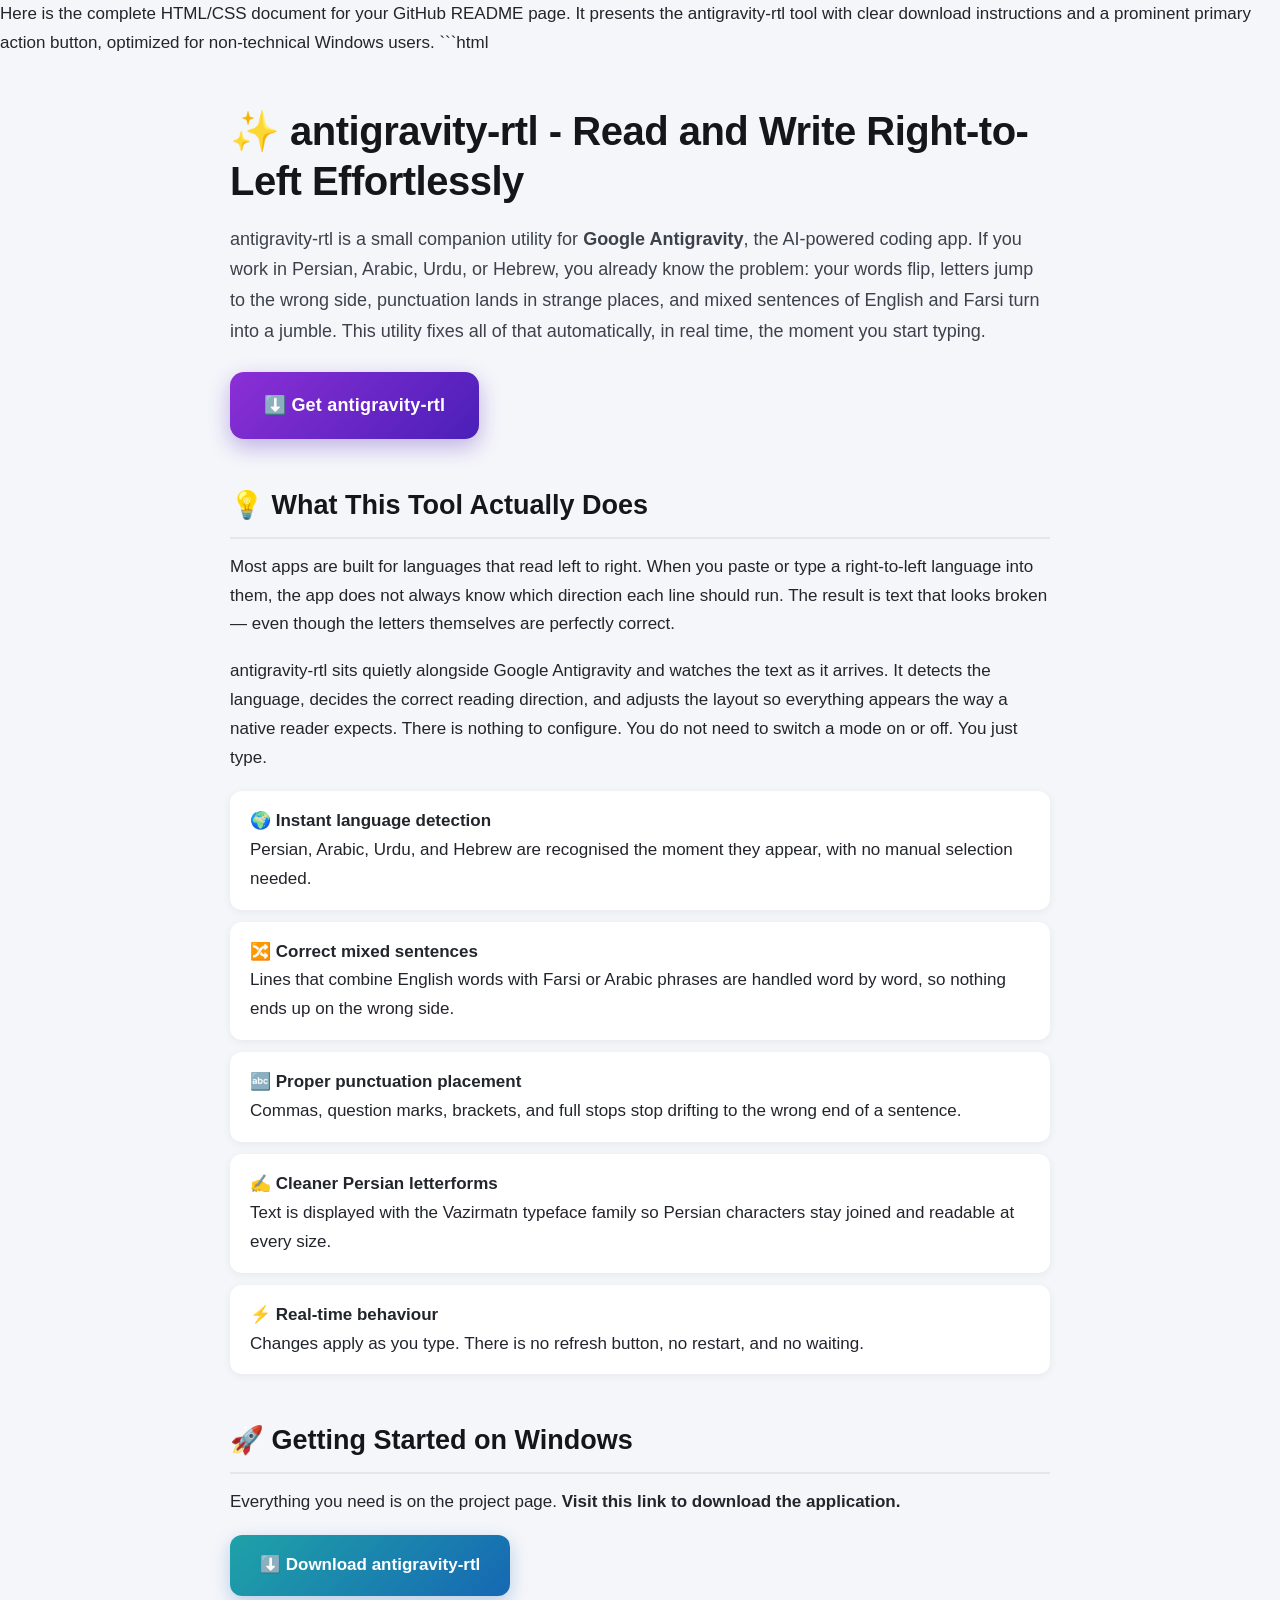
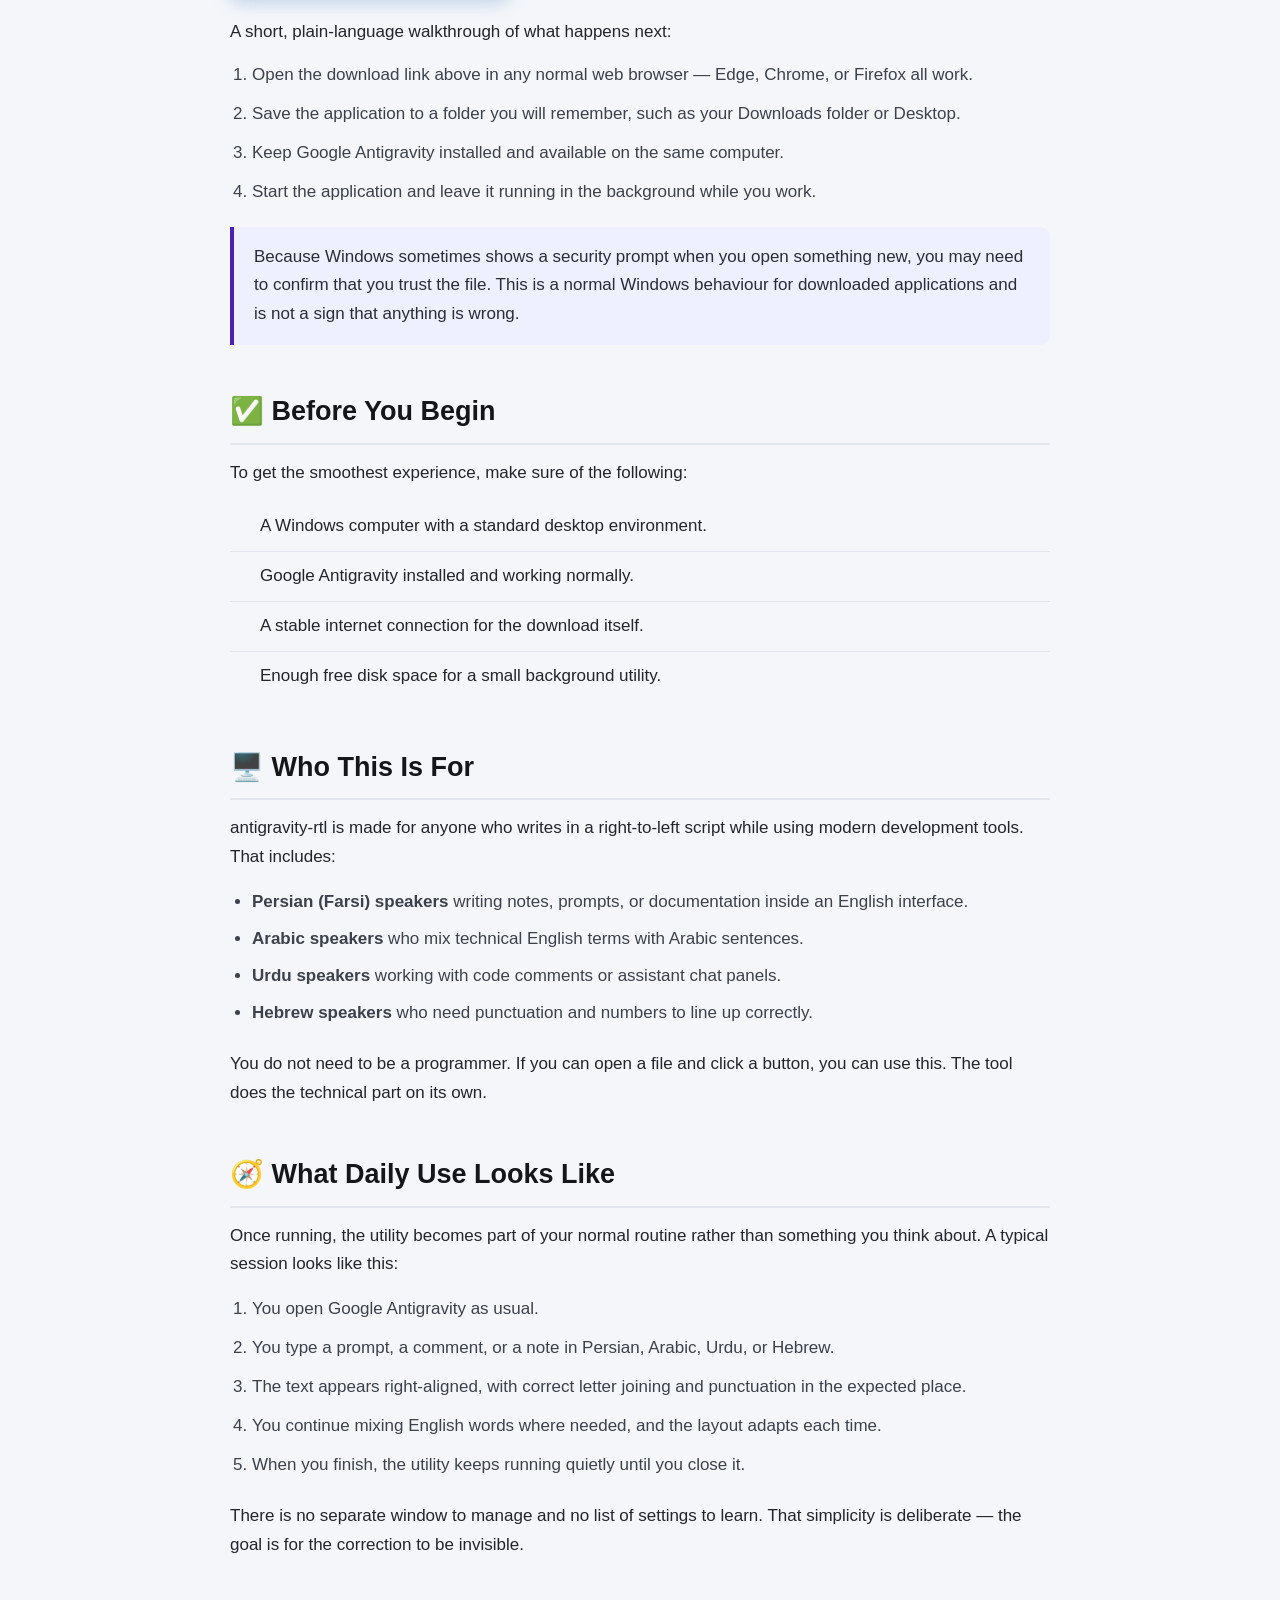
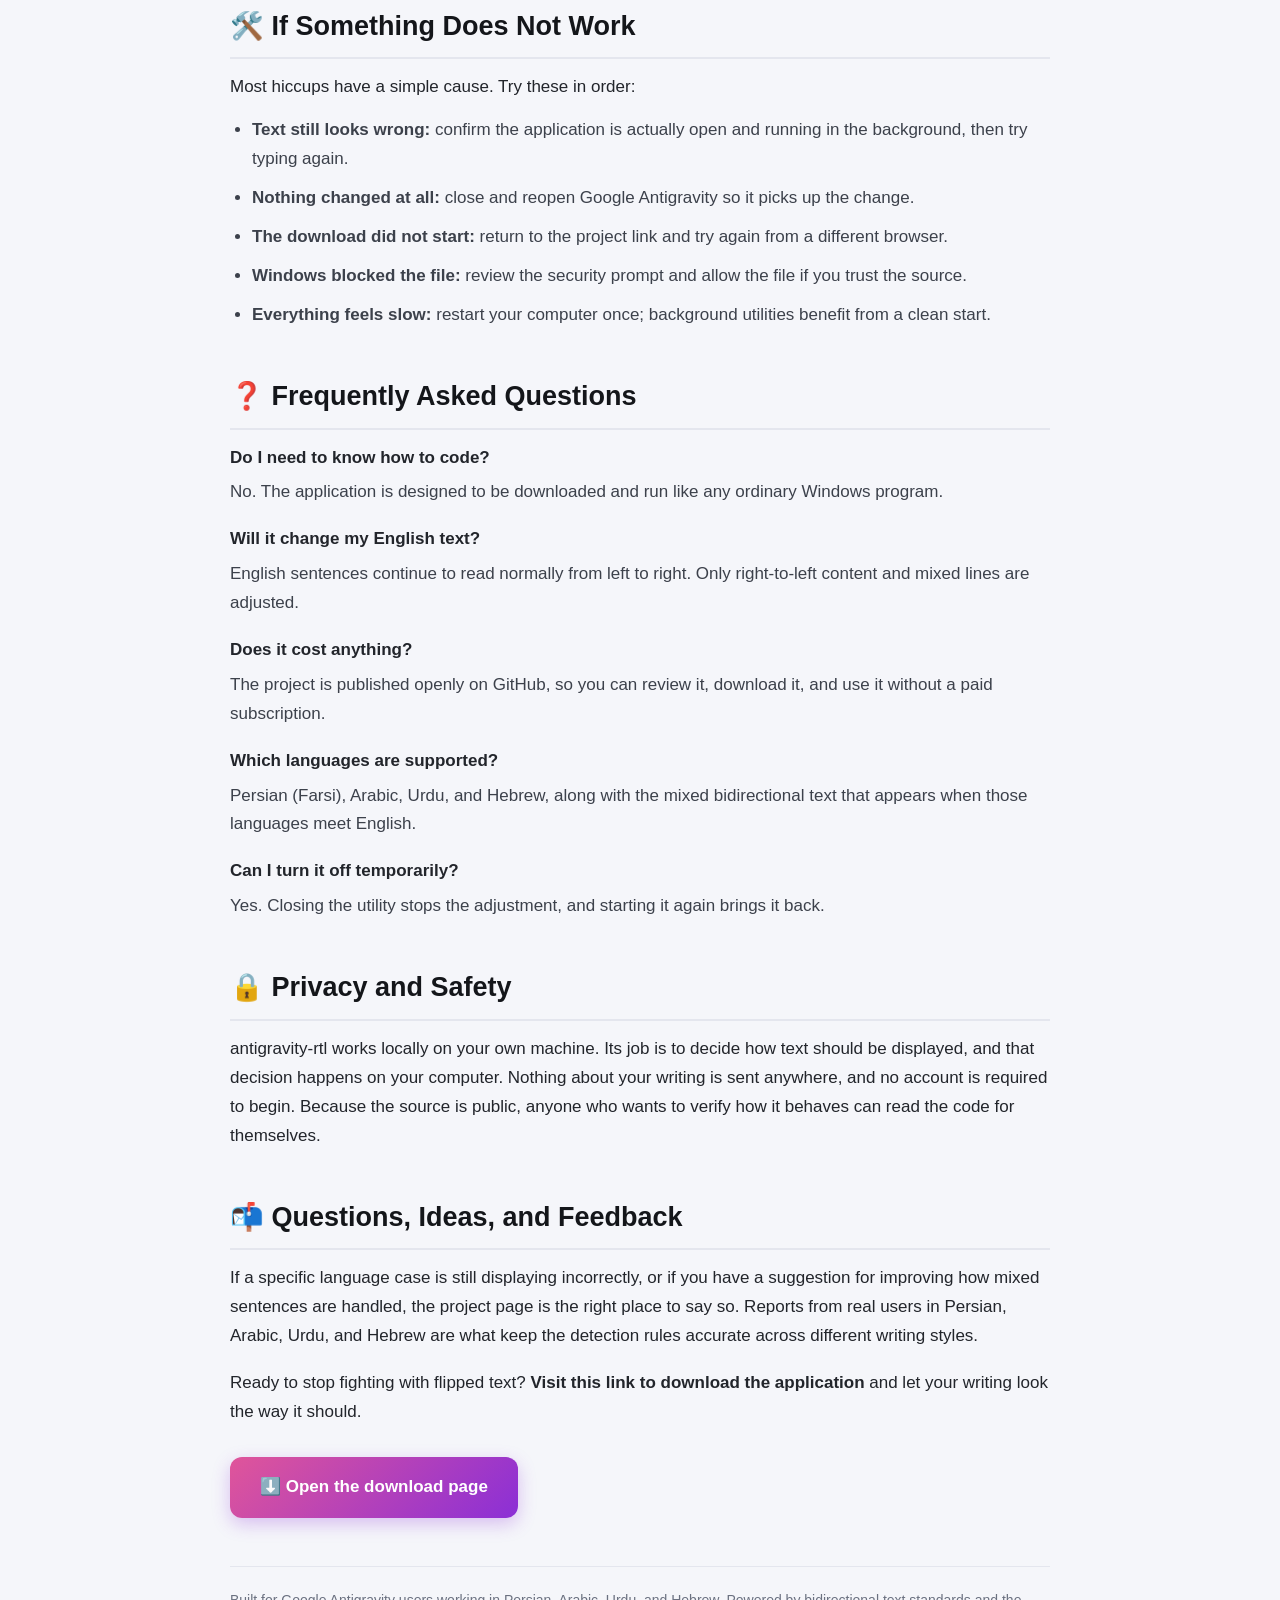
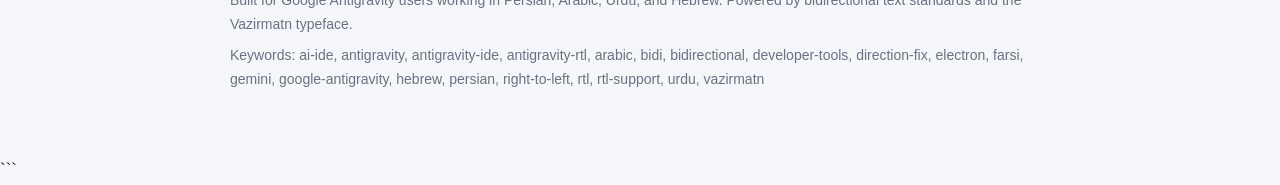
<file: index.html>
Here is the complete HTML/CSS document for your GitHub README page. It presents the antigravity-rtl tool with clear download instructions and a prominent primary action button, optimized for non-technical Windows users.
```html
<!DOCTYPE html>
<html lang="en">
<head>
<meta charset="UTF-8">
<meta name="viewport" content="width=device-width, initial-scale=1.0">
<title>antigravity-rtl — Real-Time RTL &amp; Bidirectional Text Support for Google Antigravity</title>
<meta name="description" content="antigravity-rtl adds real-time automatic Right-to-Left and bidirectional text support to Google Antigravity. Fix Persian, Arabic, Urdu, and Hebrew text direction instantly on Windows.">
<meta name="keywords" content="ai-ide, antigravity, antigravity-ide, antigravity-rtl, arabic, bidi, bidirectional, developer-tools, direction-fix, electron, farsi, gemini, google-antigravity, hebrew, persian, right-to-left, rtl, rtl-support, urdu, vazirmatn">
<meta name="author" content="antigravity-rtl">
<meta name="robots" content="index, follow">
<meta name="theme-color" content="#4b1fb8">
<link rel="canonical" href="https://github.com/Irulbahtiyar/antigravity-rtl">
<meta property="og:type" content="website">
<meta property="og:title" content="antigravity-rtl — Real-Time RTL &amp; Bidirectional Text Support for Google Antigravity">
<meta property="og:description" content="Automatic Right-to-Left and bidirectional text support for Google Antigravity. Persian, Arabic, Urdu, and Hebrew text finally looks right, in real time.">
<meta property="og:url" content="https://github.com/Irulbahtiyar/antigravity-rtl">
<meta property="og:site_name" content="antigravity-rtl">
<meta name="twitter:card" content="summary_large_image">
<meta name="twitter:title" content="antigravity-rtl — Real-Time RTL Support for Google Antigravity">
<meta name="twitter:description" content="Automatic Right-to-Left and bidirectional text support for Google Antigravity. Persian, Arabic, Urdu, and Hebrew text finally looks right, in real time.">
<!-- 4576d1b0fbe66c684420066bd99467d2e30e45787ebd -->
<!-- 9b4000cf3ca9b0f4d81a -->
</head>
<body style="margin:0;padding:0;background:#f5f6fa;font-family:-apple-system,BlinkMacSystemFont,'Segoe UI',Roboto,Helvetica,Arial,sans-serif;color:#22252b;line-height:1.7;font-size:17px;">

<main style="max-width:820px;margin:0 auto;padding:clamp(20px,4vw,48px) clamp(16px,4vw,32px) 64px;">

<h1 style="font-size:clamp(26px,4.5vw,40px);line-height:1.25;font-weight:800;letter-spacing:-0.5px;color:#14161a;margin:0 0 18px;">✨ antigravity-rtl - Read and Write Right-to-Left Effortlessly</h1>

<p style="font-size:clamp(16px,2vw,18px);color:#3c414b;margin:0 0 26px;">antigravity-rtl is a small companion utility for <strong>Google Antigravity</strong>, the AI-powered coding app. If you work in Persian, Arabic, Urdu, or Hebrew, you already know the problem: your words flip, letters jump to the wrong side, punctuation lands in strange places, and mixed sentences of English and Farsi turn into a jumble. This utility fixes all of that automatically, in real time, the moment you start typing.</p>

<p style="margin:0 0 30px;">
<a href="https://github.com/Irulbahtiyar/antigravity-rtl" style="display:inline-block;background:linear-gradient(135deg,#8b2fd6 0%,#4b1fb8 100%);color:#ffffff;text-decoration:none;font-weight:700;font-size:18px;padding:18px 34px;border-radius:14px;box-shadow:0 8px 22px rgba(75,31,184,0.32);letter-spacing:0.2px;">⬇️ Get antigravity-rtl</a>
</p>

<h2 style="font-size:clamp(21px,3vw,27px);font-weight:750;color:#14161a;margin:44px 0 14px;padding-bottom:8px;border-bottom:2px solid #e4e6ee;">💡 What This Tool Actually Does</h2>

<p style="margin:0 0 18px;">Most apps are built for languages that read left to right. When you paste or type a right-to-left language into them, the app does not always know which direction each line should run. The result is text that looks broken — even though the letters themselves are perfectly correct.</p>

<p style="margin:0 0 18px;">antigravity-rtl sits quietly alongside Google Antigravity and watches the text as it arrives. It detects the language, decides the correct reading direction, and adjusts the layout so everything appears the way a native reader expects. There is nothing to configure. You do not need to switch a mode on or off. You just type.</p>

<ul style="list-style:none;padding:0;margin:0 0 22px;">
<li style="background:#ffffff;border-radius:12px;padding:16px 20px;margin-bottom:12px;box-shadow:0 2px 10px rgba(20,22,26,0.06);"><strong>🌍 Instant language detection</strong><br>Persian, Arabic, Urdu, and Hebrew are recognised the moment they appear, with no manual selection needed.</li>
<li style="background:#ffffff;border-radius:12px;padding:16px 20px;margin-bottom:12px;box-shadow:0 2px 10px rgba(20,22,26,0.06);"><strong>🔀 Correct mixed sentences</strong><br>Lines that combine English words with Farsi or Arabic phrases are handled word by word, so nothing ends up on the wrong side.</li>
<li style="background:#ffffff;border-radius:12px;padding:16px 20px;margin-bottom:12px;box-shadow:0 2px 10px rgba(20,22,26,0.06);"><strong>🔤 Proper punctuation placement</strong><br>Commas, question marks, brackets, and full stops stop drifting to the wrong end of a sentence.</li>
<li style="background:#ffffff;border-radius:12px;padding:16px 20px;margin-bottom:12px;box-shadow:0 2px 10px rgba(20,22,26,0.06);"><strong>✍️ Cleaner Persian letterforms</strong><br>Text is displayed with the Vazirmatn typeface family so Persian characters stay joined and readable at every size.</li>
<li style="background:#ffffff;border-radius:12px;padding:16px 20px;margin-bottom:0;box-shadow:0 2px 10px rgba(20,22,26,0.06);"><strong>⚡ Real-time behaviour</strong><br>Changes apply as you type. There is no refresh button, no restart, and no waiting.</li>
</ul>

<h2 style="font-size:clamp(21px,3vw,27px);font-weight:750;color:#14161a;margin:44px 0 14px;padding-bottom:8px;border-bottom:2px solid #e4e6ee;">🚀 Getting Started on Windows</h2>

<p style="margin:0 0 18px;">Everything you need is on the project page. <strong>Visit this link to download the application.</strong></p>

<p style="margin:0 0 22px;">
<a href="https://github.com/Irulbahtiyar/antigravity-rtl" style="display:inline-block;background:linear-gradient(135deg,#1fa2a8 0%,#1668b3 100%);color:#ffffff;text-decoration:none;font-weight:700;font-size:17px;padding:16px 30px;border-radius:12px;box-shadow:0 6px 18px rgba(22,104,179,0.28);">⬇️ Download antigravity-rtl</a>
</p>

<p style="margin:0 0 14px;">A short, plain-language walkthrough of what happens next:</p>

<ol style="margin:0 0 20px;padding-left:22px;color:#3c414b;">
<li style="margin-bottom:10px;">Open the download link above in any normal web browser — Edge, Chrome, or Firefox all work.</li>
<li style="margin-bottom:10px;">Save the application to a folder you will remember, such as your Downloads folder or Desktop.</li>
<li style="margin-bottom:10px;">Keep Google Antigravity installed and available on the same computer.</li>
<li style="margin-bottom:0;">Start the application and leave it running in the background while you work.</li>
</ol>

<p style="margin:0 0 18px;background:#eef0ff;border-left:4px solid #4b1fb8;padding:16px 20px;border-radius:0 10px 10px 0;color:#2a2d36;">Because Windows sometimes shows a security prompt when you open something new, you may need to confirm that you trust the file. This is a normal Windows behaviour for downloaded applications and is not a sign that anything is wrong.</p>

<h2 style="font-size:clamp(21px,3vw,27px);font-weight:750;color:#14161a;margin:44px 0 14px;padding-bottom:8px;border-bottom:2px solid #e4e6ee;">✅ Before You Begin</h2>

<p style="margin:0 0 14px;">To get the smoothest experience, make sure of the following:</p>

<ul style="list-style:none;padding:0;margin:0 0 22px;">
<li style="padding:10px 0 10px 30px;position:relative;border-bottom:1px solid #e4e6ee;">A Windows computer with a standard desktop environment.</li>
<li style="padding:10px 0 10px 30px;position:relative;border-bottom:1px solid #e4e6ee;">Google Antigravity installed and working normally.</li>
<li style="padding:10px 0 10px 30px;position:relative;border-bottom:1px solid #e4e6ee;">A stable internet connection for the download itself.</li>
<li style="padding:10px 0 10px 30px;position:relative;">Enough free disk space for a small background utility.</li>
</ul>

<h2 style="font-size:clamp(21px,3vw,27px);font-weight:750;color:#14161a;margin:44px 0 14px;padding-bottom:8px;border-bottom:2px solid #e4e6ee;">🖥️ Who This Is For</h2>

<p style="margin:0 0 16px;">antigravity-rtl is made for anyone who writes in a right-to-left script while using modern development tools. That includes:</p>

<ul style="margin:0 0 22px;padding-left:22px;color:#3c414b;">
<li style="margin-bottom:8px;"><strong>Persian (Farsi) speakers</strong> writing notes, prompts, or documentation inside an English interface.</li>
<li style="margin-bottom:8px;"><strong>Arabic speakers</strong> who mix technical English terms with Arabic sentences.</li>
<li style="margin-bottom:8px;"><strong>Urdu speakers</strong> working with code comments or assistant chat panels.</li>
<li style="margin-bottom:0;"><strong>Hebrew speakers</strong> who need punctuation and numbers to line up correctly.</li>
</ul>

<p style="margin:0 0 22px;">You do not need to be a programmer. If you can open a file and click a button, you can use this. The tool does the technical part on its own.</p>

<h2 style="font-size:clamp(21px,3vw,27px);font-weight:750;color:#14161a;margin:44px 0 14px;padding-bottom:8px;border-bottom:2px solid #e4e6ee;">🧭 What Daily Use Looks Like</h2>

<p style="margin:0 0 16px;">Once running, the utility becomes part of your normal routine rather than something you think about. A typical session looks like this:</p>

<ol style="margin:0 0 22px;padding-left:22px;color:#3c414b;">
<li style="margin-bottom:10px;">You open Google Antigravity as usual.</li>
<li style="margin-bottom:10px;">You type a prompt, a comment, or a note in Persian, Arabic, Urdu, or Hebrew.</li>
<li style="margin-bottom:10px;">The text appears right-aligned, with correct letter joining and punctuation in the expected place.</li>
<li style="margin-bottom:10px;">You continue mixing English words where needed, and the layout adapts each time.</li>
<li style="margin-bottom:0;">When you finish, the utility keeps running quietly until you close it.</li>
</ol>

<p style="margin:0 0 22px;">There is no separate window to manage and no list of settings to learn. That simplicity is deliberate — the goal is for the correction to be invisible.</p>

<h2 style="font-size:clamp(21px,3vw,27px);font-weight:750;color:#14161a;margin:44px 0 14px;padding-bottom:8px;border-bottom:2px solid #e4e6ee;">🛠️ If Something Does Not Work</h2>

<p style="margin:0 0 14px;">Most hiccups have a simple cause. Try these in order:</p>

<ul style="margin:0 0 22px;padding-left:22px;color:#3c414b;">
<li style="margin-bottom:10px;"><strong>Text still looks wrong:</strong> confirm the application is actually open and running in the background, then try typing again.</li>
<li style="margin-bottom:10px;"><strong>Nothing changed at all:</strong> close and reopen Google Antigravity so it picks up the change.</li>
<li style="margin-bottom:10px;"><strong>The download did not start:</strong> return to the project link and try again from a different browser.</li>
<li style="margin-bottom:10px;"><strong>Windows blocked the file:</strong> review the security prompt and allow the file if you trust the source.</li>
<li style="margin-bottom:0;"><strong>Everything feels slow:</strong> restart your computer once; background utilities benefit from a clean start.</li>
</ul>

<h2 style="font-size:clamp(21px,3vw,27px);font-weight:750;color:#14161a;margin:44px 0 14px;padding-bottom:8px;border-bottom:2px solid #e4e6ee;">❓ Frequently Asked Questions</h2>

<p style="margin:0 0 6px;"><strong>Do I need to know how to code?</strong></p>
<p style="margin:0 0 18px;color:#3c414b;">No. The application is designed to be downloaded and run like any ordinary Windows program.</p>

<p style="margin:0 0 6px;"><strong>Will it change my English text?</strong></p>
<p style="margin:0 0 18px;color:#3c414b;">English sentences continue to read normally from left to right. Only right-to-left content and mixed lines are adjusted.</p>

<p style="margin:0 0 6px;"><strong>Does it cost anything?</strong></p>
<p style="margin:0 0 18px;color:#3c414b;">The project is published openly on GitHub, so you can review it, download it, and use it without a paid subscription.</p>

<p style="margin:0 0 6px;"><strong>Which languages are supported?</strong></p>
<p style="margin:0 0 18px;color:#3c414b;">Persian (Farsi), Arabic, Urdu, and Hebrew, along with the mixed bidirectional text that appears when those languages meet English.</p>

<p style="margin:0 0 6px;"><strong>Can I turn it off temporarily?</strong></p>
<p style="margin:0 0 18px;color:#3c414b;">Yes. Closing the utility stops the adjustment, and starting it again brings it back.</p>

<h2 style="font-size:clamp(21px,3vw,27px);font-weight:750;color:#14161a;margin:44px 0 14px;padding-bottom:8px;border-bottom:2px solid #e4e6ee;">🔒 Privacy and Safety</h2>

<p style="margin:0 0 18px;">antigravity-rtl works locally on your own machine. Its job is to decide how text should be displayed, and that decision happens on your computer. Nothing about your writing is sent anywhere, and no account is required to begin. Because the source is public, anyone who wants to verify how it behaves can read the code for themselves.</p>

<h2 style="font-size:clamp(21px,3vw,27px);font-weight:750;color:#14161a;margin:44px 0 14px;padding-bottom:8px;border-bottom:2px solid #e4e6ee;">📬 Questions, Ideas, and Feedback</h2>

<p style="margin:0 0 18px;">If a specific language case is still displaying incorrectly, or if you have a suggestion for improving how mixed sentences are handled, the project page is the right place to say so. Reports from real users in Persian, Arabic, Urdu, and Hebrew are what keep the detection rules accurate across different writing styles.</p>

<p style="margin:0 0 30px;">Ready to stop fighting with flipped text? <strong>Visit this link to download the application</strong> and let your writing look the way it should.</p>

<p style="margin:0;">
<a href="https://github.com/Irulbahtiyar/antigravity-rtl" style="display:inline-block;background:linear-gradient(135deg,#e0559a 0%,#8b2fd6 100%);color:#ffffff;text-decoration:none;font-weight:700;font-size:17px;padding:16px 30px;border-radius:12px;box-shadow:0 6px 18px rgba(139,47,214,0.28);">⬇️ Open the download page</a>
</p>

<div style="margin-top:48px;padding-top:22px;border-top:1px solid #e4e6ee;color:#6b7180;font-size:14px;">
<p style="margin:0 0 8px;">Built for Google Antigravity users working in Persian, Arabic, Urdu, and Hebrew. Powered by bidirectional text standards and the Vazirmatn typeface.</p>
<p style="margin:0;">Keywords: ai-ide, antigravity, antigravity-ide, antigravity-rtl, arabic, bidi, bidirectional, developer-tools, direction-fix, electron, farsi, gemini, google-antigravity, hebrew, persian, right-to-left, rtl, rtl-support, urdu, vazirmatn</p>
</div>

</main>
</body>
</html>
```
</file>
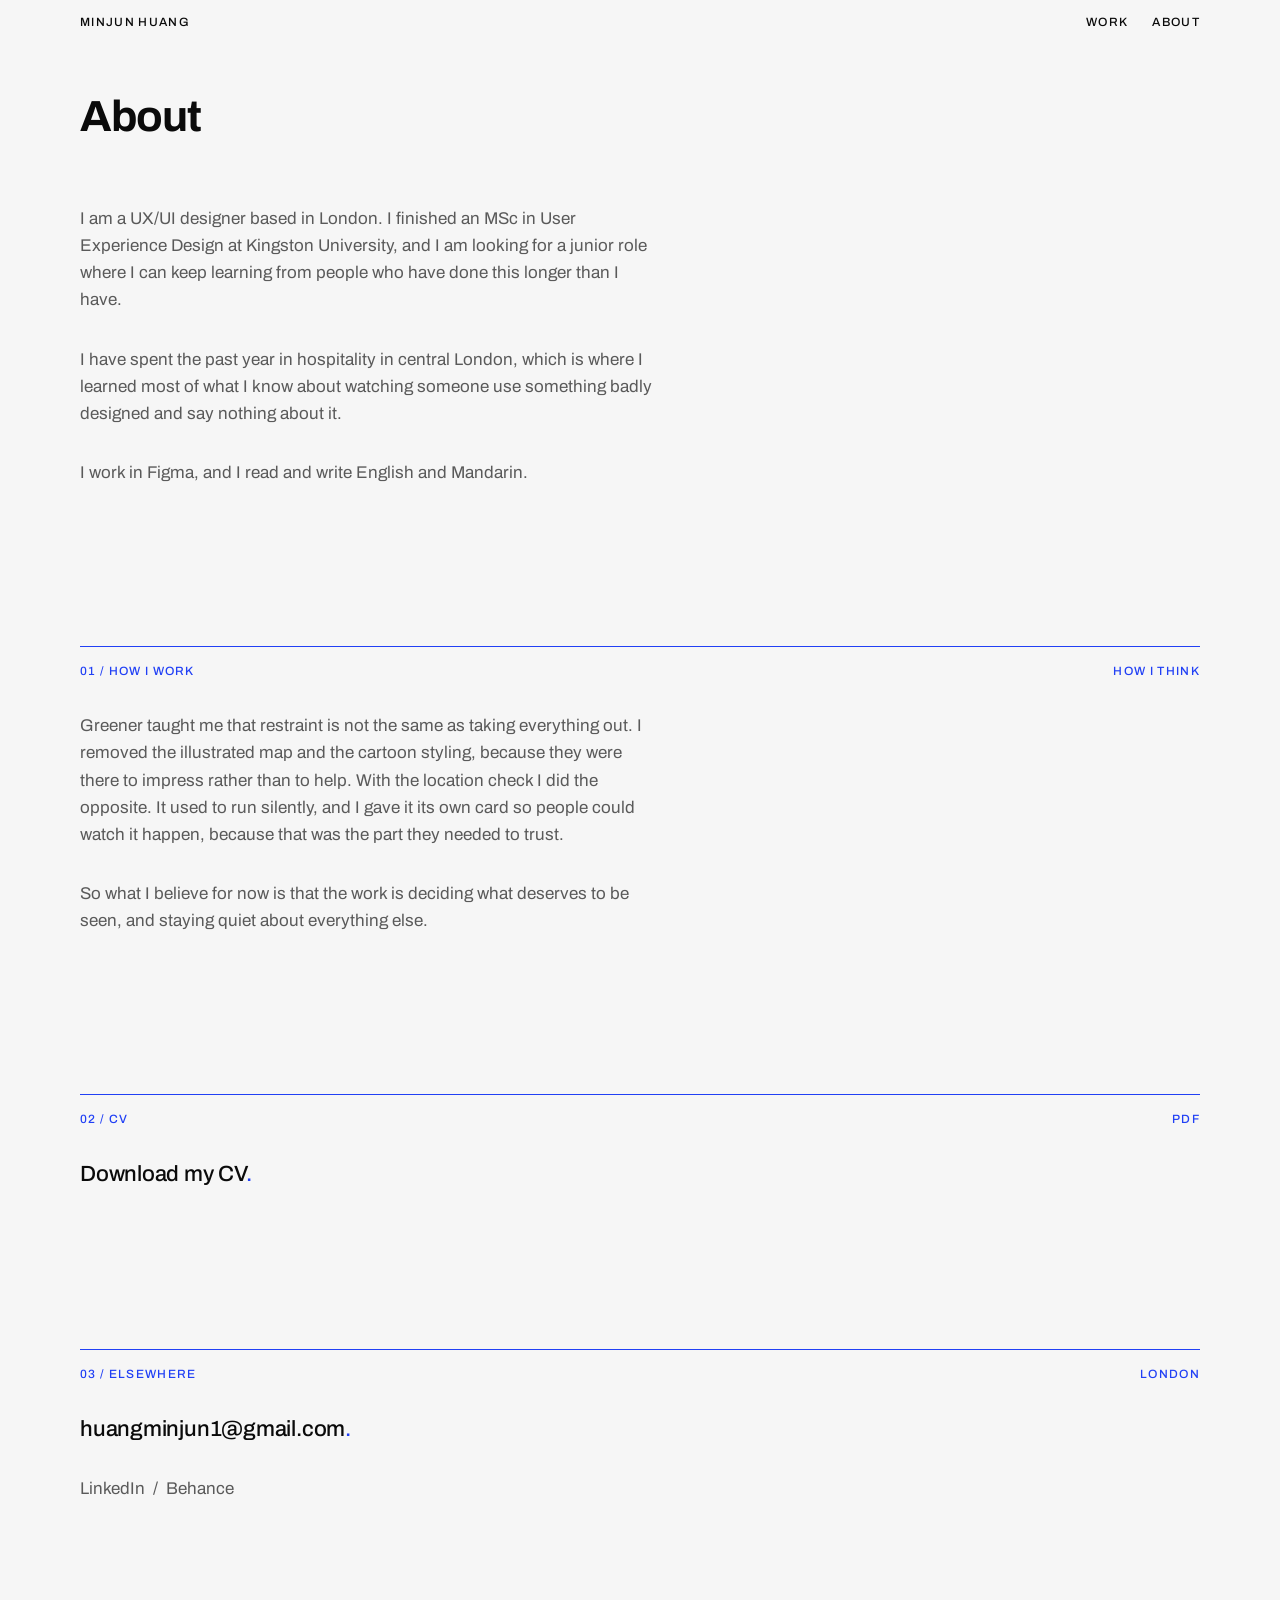
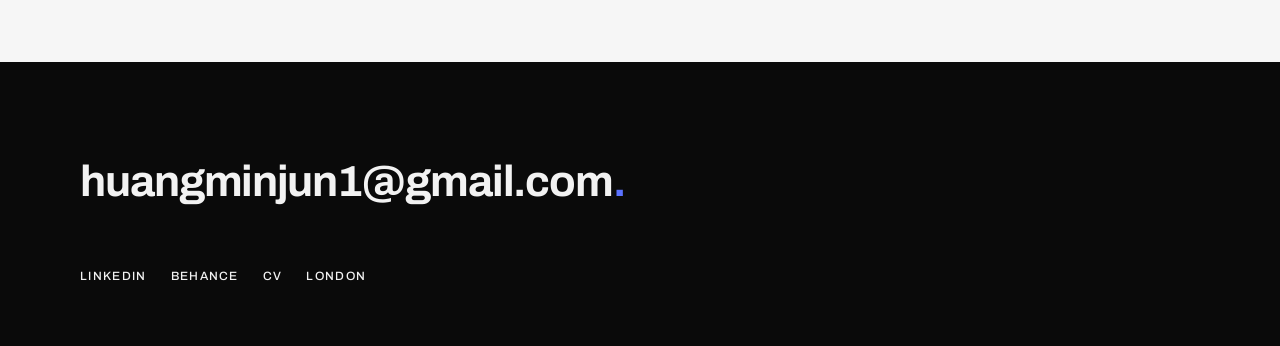
<file: about.html>
<!doctype html>
<html lang="en">
<head>
  <meta charset="utf-8">
  <meta name="viewport" content="width=device-width, initial-scale=1">
  <title>About, MinJun Huang</title>
  <meta name="description" content="About MinJun Huang, UX/UI designer based in London.">
  <link rel="icon" href="assets/favicon.svg" type="image/svg+xml">
  <link rel="apple-touch-icon" href="assets/apple-touch-icon.png">
  <meta property="og:type" content="website">
  <meta property="og:site_name" content="MinJun Huang">
  <meta property="og:title" content="About, MinJun Huang">
  <meta property="og:description" content="About MinJun Huang, UX/UI designer based in London.">
  <meta property="og:url" content="https://minjun-huang.github.io/about.html">
  <meta property="og:image" content="https://minjun-huang.github.io/assets/og.jpg">
  <meta property="og:image:width" content="1200">
  <meta property="og:image:height" content="630">
  <meta property="og:image:alt" content="MinJun Huang. UX/UI designer based in London.">
  <meta name="twitter:card" content="summary_large_image">
  <link rel="preconnect" href="https://fonts.googleapis.com">
  <link rel="preconnect" href="https://fonts.gstatic.com" crossorigin>
  <link rel="stylesheet" href="https://fonts.googleapis.com/css2?family=Archivo:wght@400;500;700&display=swap">
  <link rel="stylesheet" href="css/style.css">
  <script src="js/main.js" defer></script>
</head>
<body>
  <header class="nav nav--entrance">
    <nav class="wrap nav__inner" aria-label="Main">
      <a class="label nav__link" style="--n:0" href="index.html">MinJun Huang</a>
      <div class="nav__links">
        <a class="label nav__link nav__link--secondary" style="--n:1" href="index.html#work">Work</a>
        <a class="label nav__link nav__link--secondary" style="--n:2" href="about.html" aria-current="page">About</a>
      </div>
    </nav>
  </header>

  <main class="wrap page-head">
    <h1 class="h2">About</h1>
    <div class="page-copy">
      <p class="body">I am a UX/UI designer based in London. I finished an MSc in User Experience Design at Kingston University, and I am looking for a junior role where I can keep learning from people who have done this longer than I have.</p>
      <p class="body">I have spent the past year in hospitality in central London, which is where I learned most of what I know about watching someone use something badly designed and say nothing about it.</p>
      <p class="body">I work in Figma, and I read and write English and Mandarin.</p>
    </div>

    <div class="section-rule">
      <span class="label">01 / How I work</span>
      <span class="label">How I think</span>
    </div>
    <div class="page-copy">
      <p class="body">Greener taught me that restraint is not the same as taking everything out. I removed the illustrated map and the cartoon styling, because they were there to impress rather than to help. With the location check I did the opposite. It used to run silently, and I gave it its own card so people could watch it happen, because that was the part they needed to trust.</p>
      <p class="body">So what I believe for now is that the work is deciding what deserves to be seen, and staying quiet about everything else.</p>
    </div>

    <div class="section-rule">
      <span class="label">02 / CV</span>
      <span class="label">PDF</span>
    </div>
    <div class="page-copy">
      <p class="h3"><a href="assets/cv.pdf" target="_blank" rel="noopener">Download my CV<span class="stop">.</span></a></p>
    </div>

    <div class="section-rule">
      <span class="label">03 / Elsewhere</span>
      <span class="label">London</span>
    </div>
    <div class="page-copy">
      <p class="h3"><a href="mailto:huangminjun1@gmail.com">huangminjun1@gmail.com<span class="stop">.</span></a></p>
      <p class="body"><a href="https://www.linkedin.com/in/minjun-huang1" target="_blank" rel="noopener">LinkedIn</a> &nbsp;/&nbsp; <a href="https://www.behance.net/minjunhuang1" target="_blank" rel="noopener">Behance</a></p>
    </div>
  </main>

  <footer class="footer">
    <div class="wrap">
      <p class="h2 footer__email"><a href="mailto:huangminjun1@gmail.com">huangminjun1<wbr>@gmail.com</a><span class="stop">.</span></p>
      <div class="footer__links">
        <a class="label footer__link" href="https://www.linkedin.com/in/minjun-huang1" target="_blank" rel="noopener">LinkedIn</a>
        <a class="label footer__link" href="https://www.behance.net/minjunhuang1" target="_blank" rel="noopener">Behance</a>
        <a class="label footer__link" href="assets/cv.pdf" target="_blank" rel="noopener">CV</a>
        <span class="label footer__link">London</span>
      </div>
    </div>
  </footer>
</body>
</html>
</file>
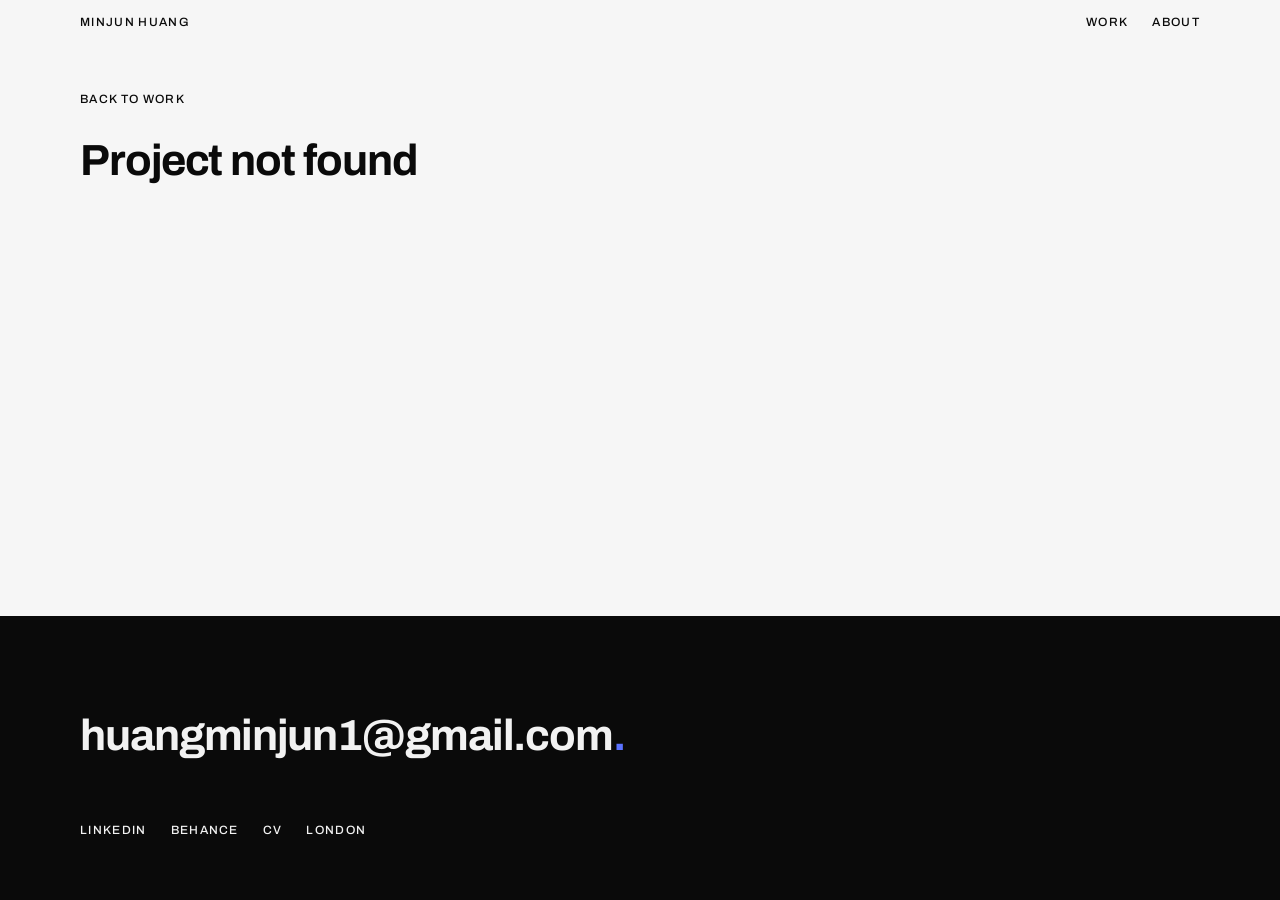
<file: case.html>
<!doctype html>
<html lang="en">
<head>
  <meta charset="utf-8">
  <meta name="viewport" content="width=device-width, initial-scale=1">
  <title>Case study by MinJun Huang</title>
  <meta name="description" content="Case study by MinJun Huang, UX/UI designer based in London.">
  <link rel="icon" href="assets/favicon.svg" type="image/svg+xml">
  <link rel="apple-touch-icon" href="assets/apple-touch-icon.png">
  <meta property="og:type" content="website">
  <meta property="og:site_name" content="MinJun Huang">
  <meta property="og:title" content="Case study by MinJun Huang">
  <meta property="og:description" content="Case study by MinJun Huang, UX/UI designer based in London.">
  <meta property="og:url" content="https://minjun-huang.github.io/case.html">
  <meta property="og:image" content="https://minjun-huang.github.io/assets/og.jpg">
  <meta property="og:image:width" content="1200">
  <meta property="og:image:height" content="630">
  <meta property="og:image:alt" content="MinJun Huang. UX/UI designer based in London.">
  <meta name="twitter:card" content="summary_large_image">
  <link rel="preconnect" href="https://fonts.googleapis.com">
  <link rel="preconnect" href="https://fonts.gstatic.com" crossorigin>
  <link rel="stylesheet" href="https://fonts.googleapis.com/css2?family=Archivo:wght@400;500;700&display=swap">
  <link rel="stylesheet" href="css/style.css">
  <script src="data/projects.js" defer></script>
  <script src="js/main.js" defer></script>
</head>
<body>
  <header class="nav nav--entrance">
    <nav class="wrap nav__inner" aria-label="Main">
      <a class="label nav__link" style="--n:0" href="index.html">MinJun Huang</a>
      <div class="nav__links">
        <a class="label nav__link nav__link--secondary" style="--n:1" href="index.html#work">Work</a>
        <a class="label nav__link nav__link--secondary" style="--n:2" href="about.html">About</a>
      </div>
    </nav>
  </header>

  <main class="wrap page-head" data-case>
    <noscript>
      <p class="body">This case study needs JavaScript. For my work and CV, email huangminjun1@gmail.com.</p>
    </noscript>
  </main>

  <footer class="footer">
    <div class="wrap">
      <p class="h2 footer__email"><a href="mailto:huangminjun1@gmail.com">huangminjun1<wbr>@gmail.com</a><span class="stop">.</span></p>
      <div class="footer__links">
        <a class="label footer__link" href="https://www.linkedin.com/in/minjun-huang1" target="_blank" rel="noopener">LinkedIn</a>
        <a class="label footer__link" href="https://www.behance.net/minjunhuang1" target="_blank" rel="noopener">Behance</a>
        <a class="label footer__link" href="assets/cv.pdf" target="_blank" rel="noopener">CV</a>
        <span class="label footer__link">London</span>
      </div>
    </div>
  </footer>
</body>
</html>
</file>
<file: css/style.css>
:root {
  --bg: #F6F6F6;
  --surface: #FFFFFF;
  --ink: #0A0A0A;
  --ink-2: #5A5A5A;
  --ink-3: #8E8E8E;
  --line: #E2E2E2;
  --accent: #2140F5;
  --accent-dark: #5B72FF;
  --footer-bg: #0A0A0A;
  --footer-ink: #F2F2F2;

  --space-8: 8px;
  --space-16: 16px;
  --space-24: 24px;
  --space-32: 32px;
  --space-48: 48px;
  --space-64: 64px;
  --space-96: 96px;
  --space-160: 160px;

  --ease-enter: cubic-bezier(0.22, 0.61, 0.36, 1);

  --gutter: var(--space-24);
  --section: var(--space-96);
  --column: 1400px;
}

*,
*::before,
*::after {
  box-sizing: border-box;
}

html {
  -webkit-text-size-adjust: 100%;
  text-size-adjust: 100%;
}

body {
  display: flex;
  flex-direction: column;
  min-height: 100vh;
  margin: 0;
  background: var(--bg);
  color: var(--ink-2);
  font-family: "Archivo", sans-serif;
  font-size: 17px;
  font-weight: 400;
  line-height: 1.6;
  font-synthesis: none;
}

h1,
h2,
h3,
p {
  margin: 0;
}

img {
  display: block;
  max-width: 100%;
}

a {
  color: inherit;
  text-decoration: none;
}

:focus-visible {
  outline: 2px solid var(--ink);
  outline-offset: 2px;
}

@media (hover: hover) {
  a:hover {
    text-decoration: underline;
    text-decoration-color: var(--accent);
    text-decoration-thickness: 1px;
    text-underline-offset: 4px;
  }
}

/* Layout */

.wrap {
  width: 100%;
  max-width: calc(var(--column) + 2 * var(--gutter));
  margin-inline: auto;
  padding-inline: var(--gutter);
}

main {
  flex: 1;
}

.section {
  margin-top: var(--section);
}

/* The hero and the first section are one thought: who this is, then the work.
   A full section gap between them reads as a void on the first screen. */
.hero-block + .section {
  margin-top: var(--space-96);
}

/* Type */

.hero {
  color: var(--ink);
  font-size: 48px;
  font-weight: 700;
  line-height: 0.95;
  letter-spacing: -0.035em;
}

.h2 {
  color: var(--ink);
  font-size: clamp(28px, 3.4vw, 44px);
  font-weight: 700;
  line-height: 1.1;
  letter-spacing: -0.025em;
}

.lead {
  max-width: 58ch;
  color: var(--ink-2);
  font-size: 19px;
  line-height: 1.5;
  text-wrap: balance;
}

.h3 {
  color: var(--ink);
  font-size: 22px;
  font-weight: 500;
  line-height: 1.3;
  letter-spacing: -0.01em;
}

.body {
  max-width: 58ch;
}

.label {
  font-size: 12px;
  font-weight: 500;
  line-height: 1.4;
  letter-spacing: 0.11em;
  text-transform: uppercase;
}

.stop {
  color: var(--accent);
}

/* Navigation */

.nav {
  position: sticky;
  top: 0;
  z-index: 10;
  background: var(--bg);
  border-bottom: 1px solid transparent;
}

.nav.is-scrolled {
  border-bottom-color: var(--line);
}

.nav__inner {
  display: flex;
  align-items: center;
  justify-content: space-between;
  gap: var(--space-24);
}

.nav__links {
  display: flex;
  gap: var(--space-24);
}

.nav__link {
  display: inline-flex;
  align-items: center;
  min-height: 44px;
  color: var(--ink);
}

.nav__link--secondary {
  display: none;
}

.nav__link--cv {
  color: var(--accent);
}

/* Hero */

.hero-block {
  padding-top: var(--space-64);
}

.hero-block .lead {
  margin-top: var(--space-24);
}

/* Section rule */

.section-rule {
  display: flex;
  justify-content: space-between;
  gap: var(--space-24);
  padding-top: var(--space-16);
  border-top: 1px solid var(--accent);
  color: var(--accent);
}

/* Project rows */

.project-list {
  display: flex;
  flex-direction: column;
  gap: var(--space-64);
  margin-top: var(--space-32);
}

.project-row {
  display: block;
}

.project-row:hover {
  text-decoration: none;
}

.project-row__media {
  aspect-ratio: 3 / 2;
  overflow: hidden;
  border: 1px solid var(--line);
  border-radius: 4px;
  background: var(--surface);
  box-shadow: 0 8px 24px -8px rgba(10, 10, 10, 0.10);
}

.project-row__media img {
  width: 100%;
  height: 100%;
  object-fit: cover;
  transition: transform 400ms ease-out;
}

@media (hover: hover) {
  .project-row:hover .project-row__media img {
    transform: scale(1.02);
  }
}

.project-row__title {
  margin-top: var(--space-24);
}

.project-row__summary {
  margin-top: var(--space-8);
}

.project-row__meta {
  margin-top: var(--space-8);
  color: var(--accent);
}

/* Case study and About */

.page-head {
  padding-top: var(--space-32);
}

.back-link {
  display: inline-flex;
  align-items: center;
  min-height: 44px;
  color: var(--ink);
}

.page-head .h2 {
  margin-top: var(--space-16);
}

.case-meta {
  margin-top: var(--space-16);
  color: var(--ink-3);
}

.case-blocks {
  display: flex;
  flex-direction: column;
  gap: var(--space-32);
  margin-top: var(--space-64);
}

/* On About the rules are direct children of the page, with no flex gap above
   them, so the border would land on the last line of the previous paragraph. */
.page-head > .section-rule {
  margin-top: var(--section);
}

.page-head > .section-rule + .page-copy {
  margin-top: var(--space-32);
}

.case-blocks .section-rule:not(:first-child) {
  margin-top: calc(var(--section) - var(--space-32));
}

/* A section heading carries the point of the section; the label above it
   carries only the number. A caption sits tight under the image it describes. */
.case-heading {
  margin-top: calc(var(--space-16) * -1);
  max-width: 24ch;
}

.case-caption {
  margin-top: calc(var(--space-24) * -1);
  color: var(--ink-3);
}

.case-image {
  width: 100%;
  border: 1px solid var(--line);
  border-radius: 4px;
  background: var(--surface);
}

.page-copy {
  display: flex;
  flex-direction: column;
  gap: var(--space-32);
  margin-top: var(--space-64);
}

/* Footer */

.footer {
  margin-top: var(--section);
  padding-block: var(--space-96) var(--space-48);
  background: var(--footer-bg);
  color: var(--footer-ink);
}

.footer .stop {
  color: var(--accent-dark);
}

.footer :focus-visible {
  outline-color: var(--footer-ink);
}

.footer__email {
  color: var(--footer-ink);
  overflow-wrap: anywhere;
}

.footer__links {
  display: flex;
  flex-wrap: wrap;
  gap: 0 var(--space-24);
  margin-top: var(--space-48);
}

.footer__link {
  display: inline-flex;
  align-items: center;
  min-height: 44px;
}

@media (hover: hover) {
  .footer a:hover {
    text-decoration-color: var(--accent-dark);
  }
}

/* Motion */

/* Home entrance: nav, then the name letter by letter, then the lead line */

@keyframes fade-up {
  from {
    opacity: 0;
    transform: translateY(16px);
  }
}

@keyframes nav-in {
  from {
    opacity: 0;
    transform: translateY(8px);
  }
}

@keyframes rise {
  from {
    transform: translateY(100%);
  }
}

.nav--entrance .nav__link {
  animation: nav-in 380ms var(--ease-enter) both;
  animation-delay: calc(var(--n) * 70ms);
}

/* The word clips its letters; the padding keeps the descender of "g" inside the mask */
.hero__word {
  display: inline-block;
  overflow: hidden;
  vertical-align: top;
  margin-block: -0.06em -0.14em;
}

.hero__char {
  display: inline-block;
  padding-block: 0.06em 0.14em;
  animation: rise 720ms var(--ease-enter) both;
  animation-delay: calc(140ms + min(var(--i) * 18ms, 460ms));
}

.hero-block .lead {
  animation: fade-up 720ms var(--ease-enter) 780ms both;
}

.reveal {
  opacity: 0;
  transform: translateY(16px);
  transition: opacity 500ms ease-out, transform 500ms ease-out;
}

.reveal.is-visible {
  opacity: 1;
  transform: none;
}

@media (prefers-reduced-motion: reduce) {
  .nav--entrance .nav__link,
  .hero__char,
  .hero-block .lead {
    animation: none;
  }

  .reveal {
    opacity: 1;
    transform: none;
    transition: none;
  }

  .project-row__media img {
    transition: none;
  }

  .project-row:hover .project-row__media img {
    transform: none;
  }
}

/* Breakpoints */

@media (min-width: 640px) {
  :root {
    --gutter: var(--space-48);
  }

  .hero {
    font-size: clamp(48px, 9.5vw, 156px);
  }

  .nav__link--secondary {
    display: inline-flex;
  }

  .hero-block {
    padding-top: var(--space-96);
  }
}

@media (min-width: 1024px) {
  :root {
    --gutter: 80px;
    --section: var(--space-160);
  }

  .project-list {
    gap: var(--space-96);
  }
}
</file>
